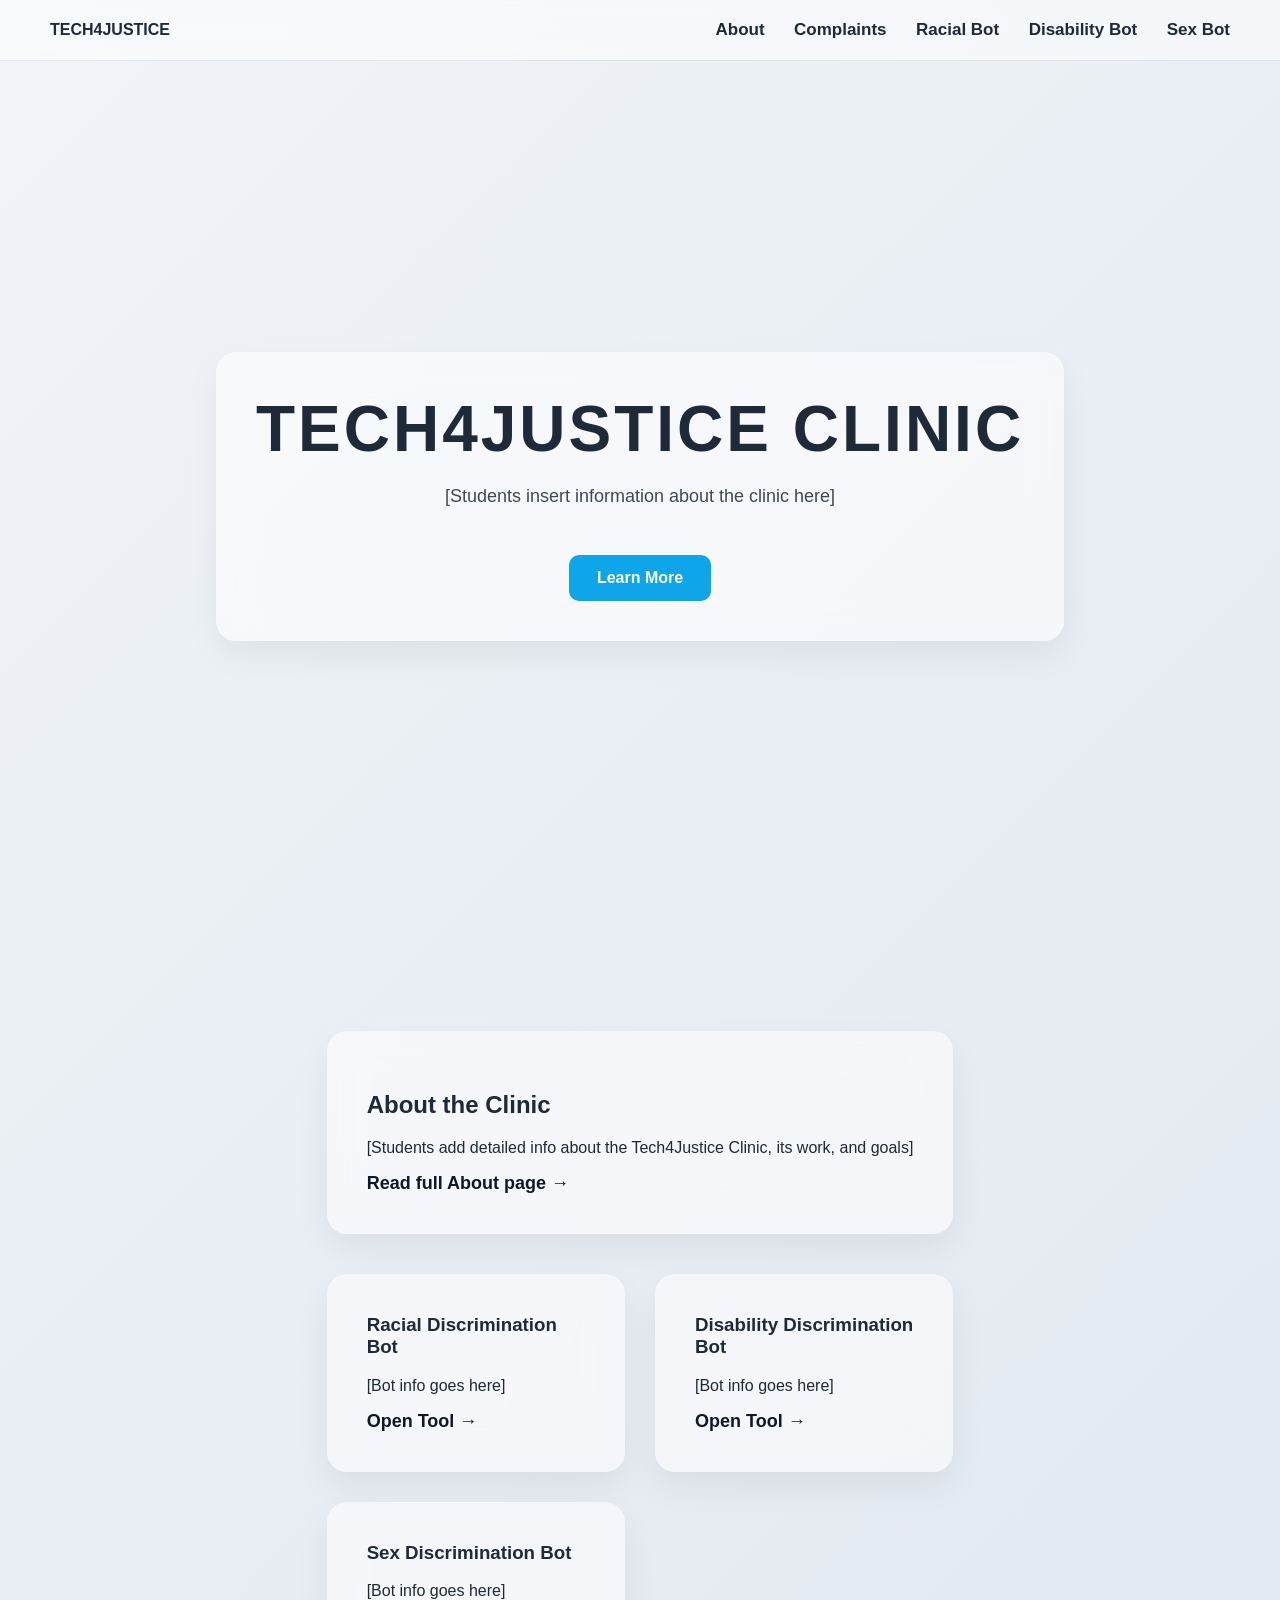
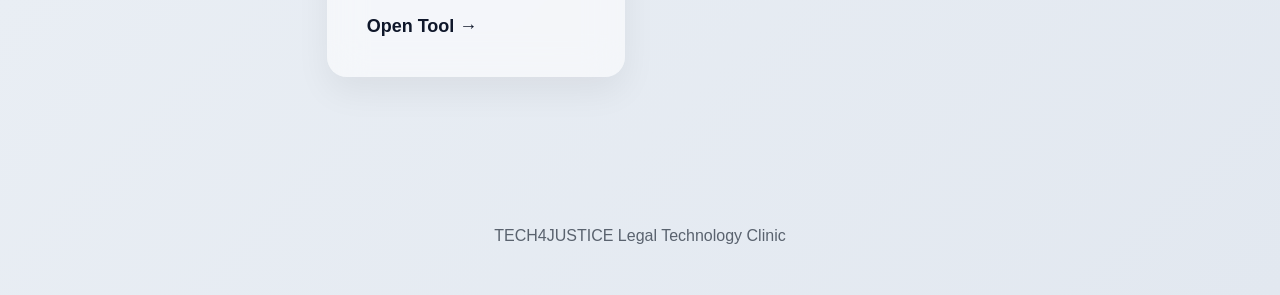
<file: index.html>
<!DOCTYPE html>
<html>
<head>
<title>TECH4JUSTICE Clinic</title>
<link rel="stylesheet" href="css/style.css">
<script>
function scrollToAbout(){
  document.getElementById("about").scrollIntoView({behavior:"smooth"});
}
</script>
</head>
<body>

<nav>
  <div><b>TECH4JUSTICE</b></div>
  <div>
    <a href="#about">About</a>
    <a href="complaints.html">Complaints</a>
    <a href="chatbot-race.html">Racial Bot</a>
    <a href="chatbot-disability.html">Disability Bot</a>
    <a href="chatbot-sex.html">Sex Bot</a>
  </div>
</nav>

<section class="hero">
  <div class="glass-hero">
    <h1>TECH4JUSTICE CLINIC</h1>
    <p>[Students insert information about the clinic here]</p>
    <a class="button" onclick="scrollToAbout()">Learn More</a>
  </div>
</section>

<section class="section" id="about">
  <div class="section-content">
    <div class="glass-hero">
      <h2>About the Clinic</h2>
      <p>[Students add detailed info about the Tech4Justice Clinic, its work, and goals]</p>
      <a class="big-link" href="about.html">Read full About page →</a>
    </div>

    <div class="card-grid">
      <div class="card">
        <h3>Racial Discrimination Bot</h3>
        <p>[Bot info goes here]</p>
        <a class="big-link" href="chatbot-race.html">Open Tool →</a>
      </div>
      <div class="card">
        <h3>Disability Discrimination Bot</h3>
        <p>[Bot info goes here]</p>
        <a class="big-link" href="chatbot-disability.html">Open Tool →</a>
      </div>
      <div class="card">
        <h3>Sex Discrimination Bot</h3>
        <p>[Bot info goes here]</p>
        <a class="big-link" href="chatbot-sex.html">Open Tool →</a>
      </div>
    </div>
  </div>
</section>

<footer>
TECH4JUSTICE Legal Technology Clinic
</footer>

</body>
</html>
</file>
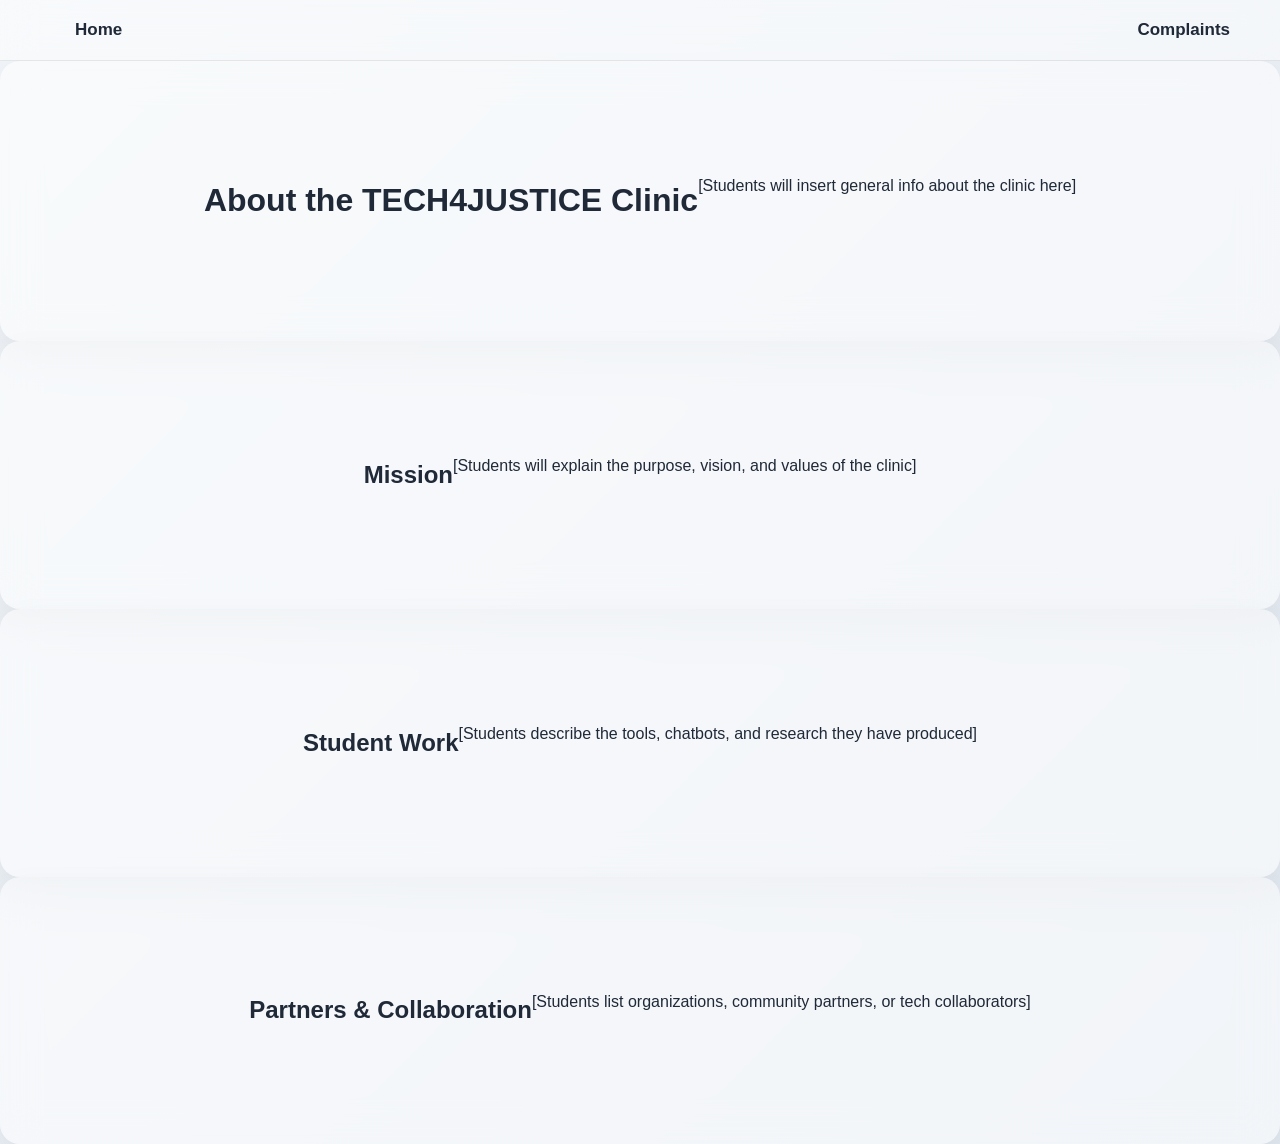
<file: about.html>
<!DOCTYPE html>
<html>
<head>
<title>About TECH4JUSTICE</title>
<link rel="stylesheet" href="css/style.css">
</head>
<body>

<nav>
  <a href="index.html">Home</a>
  <a href="complaints.html">Complaints</a>
</nav>

<div class="section glass">
  <h1>About the TECH4JUSTICE Clinic</h1>
  <p>[Students will insert general info about the clinic here]</p>
</div>

<div class="section glass">
  <h2>Mission</h2>
  <p>[Students will explain the purpose, vision, and values of the clinic]</p>
</div>

<div class="section glass">
  <h2>Student Work</h2>
  <p>[Students describe the tools, chatbots, and research they have produced]</p>
</div>

<div class="section glass">
  <h2>Partners & Collaboration</h2>
  <p>[Students list organizations, community partners, or tech collaborators]</p>
</div>

</body>
</html>
</file>
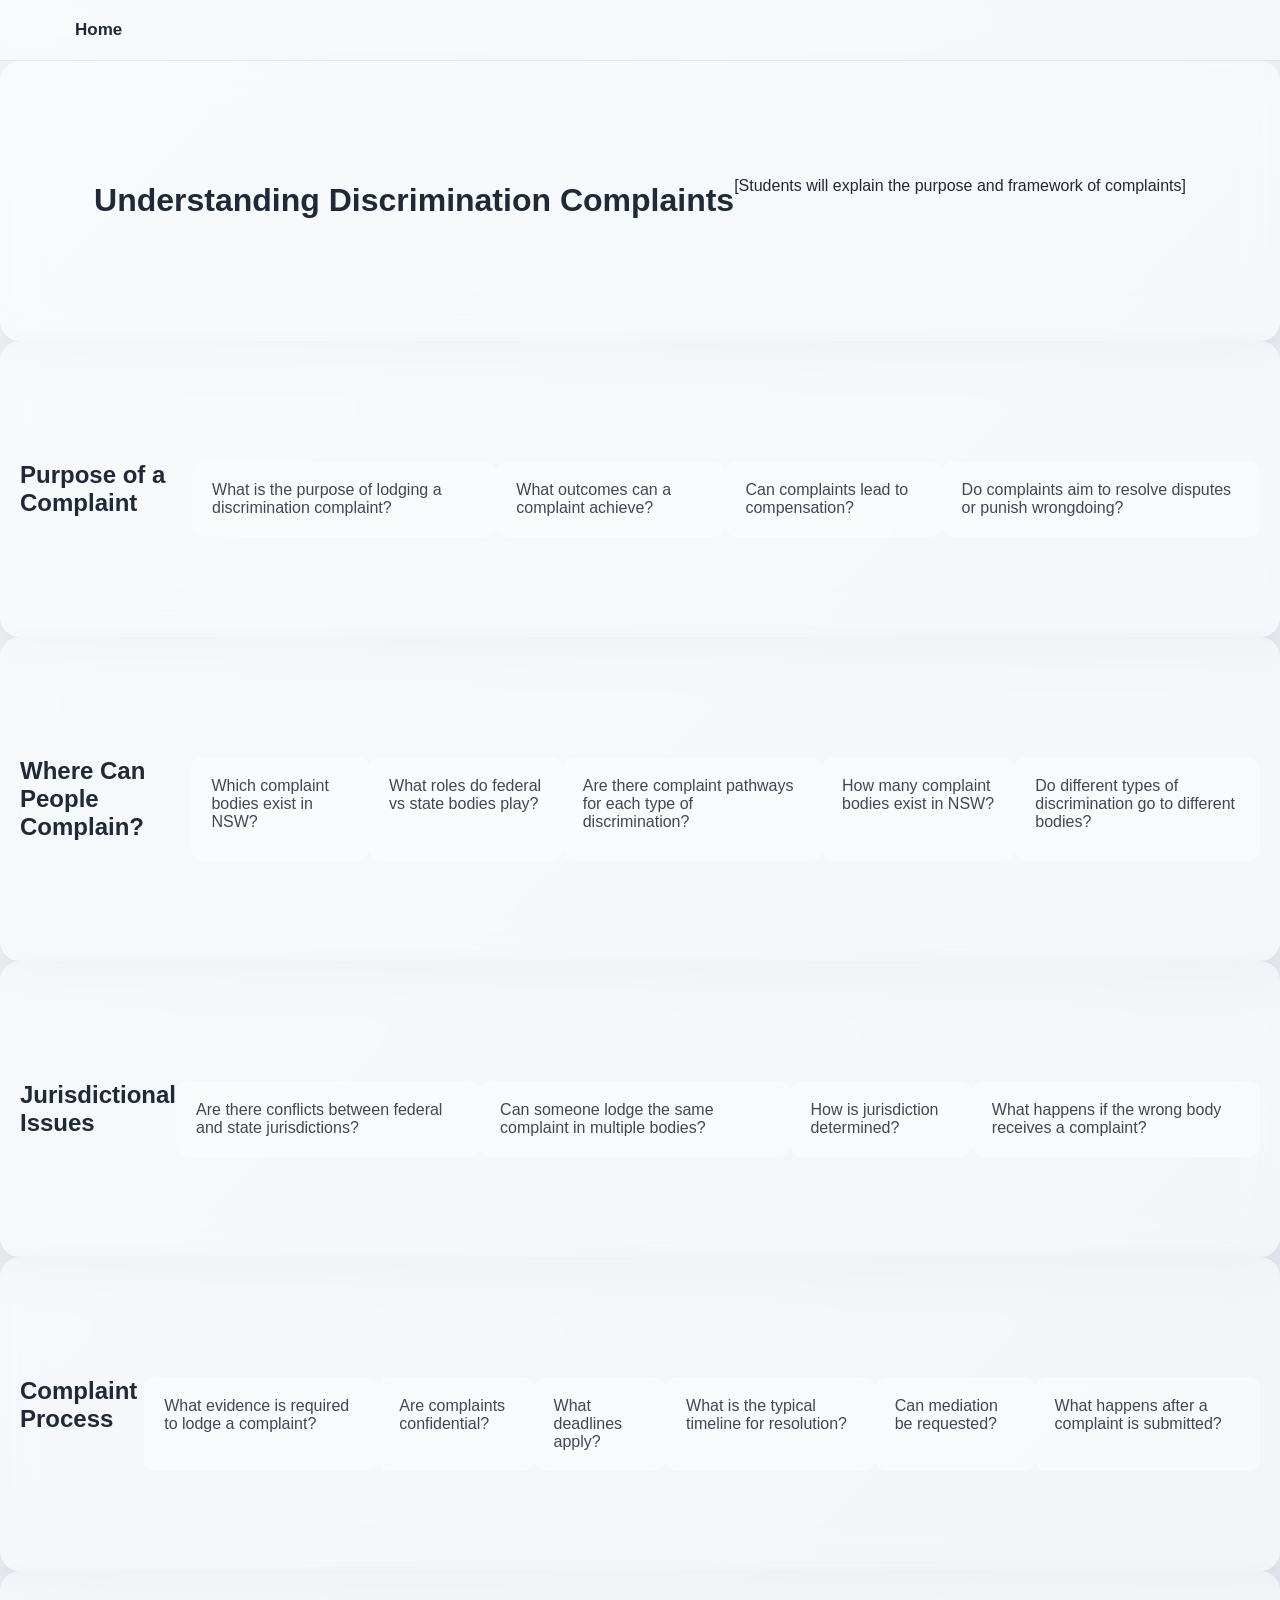
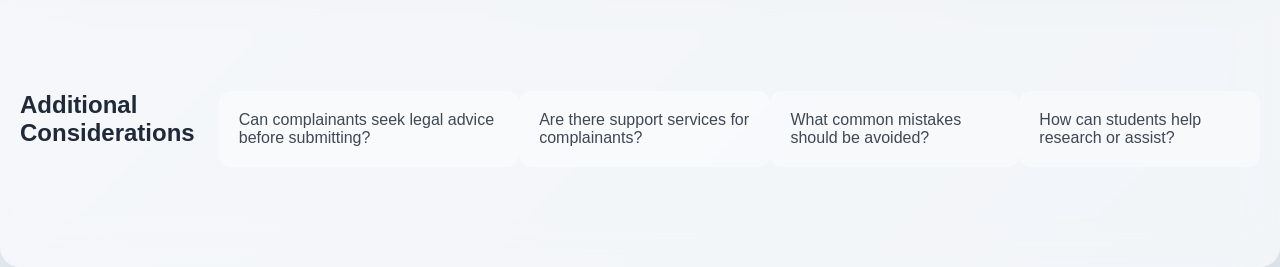
<file: complaints.html>
<!DOCTYPE html>
<html>
<head>
<title>Discrimination Complaints</title>
<link rel="stylesheet" href="css/style.css">
</head>
<body>

<nav>
  <a href="index.html">Home</a>
</nav>

<div class="section glass">
  <h1>Understanding Discrimination Complaints</h1>
  <p>[Students will explain the purpose and framework of complaints]</p>
</div>

<div class="section glass">
  <h2>Purpose of a Complaint</h2>
  <div class="question">What is the purpose of lodging a discrimination complaint?</div>
  <div class="question">What outcomes can a complaint achieve?</div>
  <div class="question">Can complaints lead to compensation?</div>
  <div class="question">Do complaints aim to resolve disputes or punish wrongdoing?</div>
</div>

<div class="section glass">
  <h2>Where Can People Complain?</h2>
  <div class="question">Which complaint bodies exist in NSW?</div>
  <div class="question">What roles do federal vs state bodies play?</div>
  <div class="question">Are there complaint pathways for each type of discrimination?</div>
  <div class="question">How many complaint bodies exist in NSW?</div>
  <div class="question">Do different types of discrimination go to different bodies?</div>
</div>

<div class="section glass">
  <h2>Jurisdictional Issues</h2>
  <div class="question">Are there conflicts between federal and state jurisdictions?</div>
  <div class="question">Can someone lodge the same complaint in multiple bodies?</div>
  <div class="question">How is jurisdiction determined?</div>
  <div class="question">What happens if the wrong body receives a complaint?</div>
</div>

<div class="section glass">
  <h2>Complaint Process</h2>
  <div class="question">What evidence is required to lodge a complaint?</div>
  <div class="question">Are complaints confidential?</div>
  <div class="question">What deadlines apply?</div>
  <div class="question">What is the typical timeline for resolution?</div>
  <div class="question">Can mediation be requested?</div>
  <div class="question">What happens after a complaint is submitted?</div>
</div>

<div class="section glass">
  <h2>Additional Considerations</h2>
  <div class="question">Can complainants seek legal advice before submitting?</div>
  <div class="question">Are there support services for complainants?</div>
  <div class="question">What common mistakes should be avoided?</div>
  <div class="question">How can students help research or assist?</div>
</div>

</body>
</html>
</file>
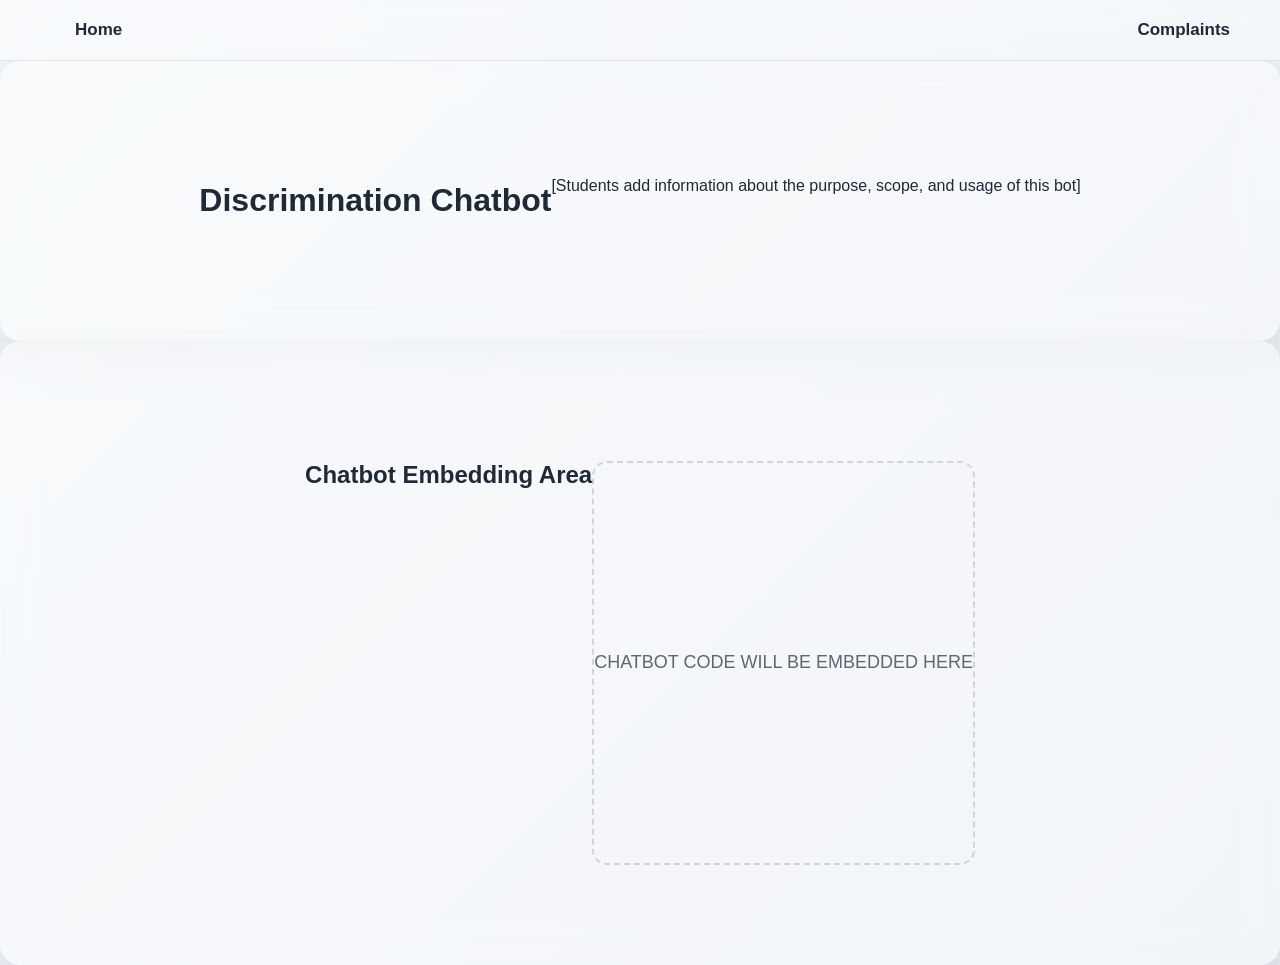
<file: disability.html>
<!DOCTYPE html>
<html>
<head>
<title><Disability> Discrimination Chatbot</title>
<link rel="stylesheet" href="css/style.css">
</head>
<body>

<nav>
  <a href="index.html">Home</a>
  <a href="complaints.html">Complaints</a>
</nav>

<div class="section glass">
  <h1><BOT TYPE> Discrimination Chatbot</h1>
  <p>[Students add information about the purpose, scope, and usage of this bot]</p>
</div>

<div class="section glass">
  <h2>Chatbot Embedding Area</h2>
  <div class="bot-space">
    CHATBOT CODE WILL BE EMBEDDED HERE
  </div>
</div>

</body>
</html>
</file>
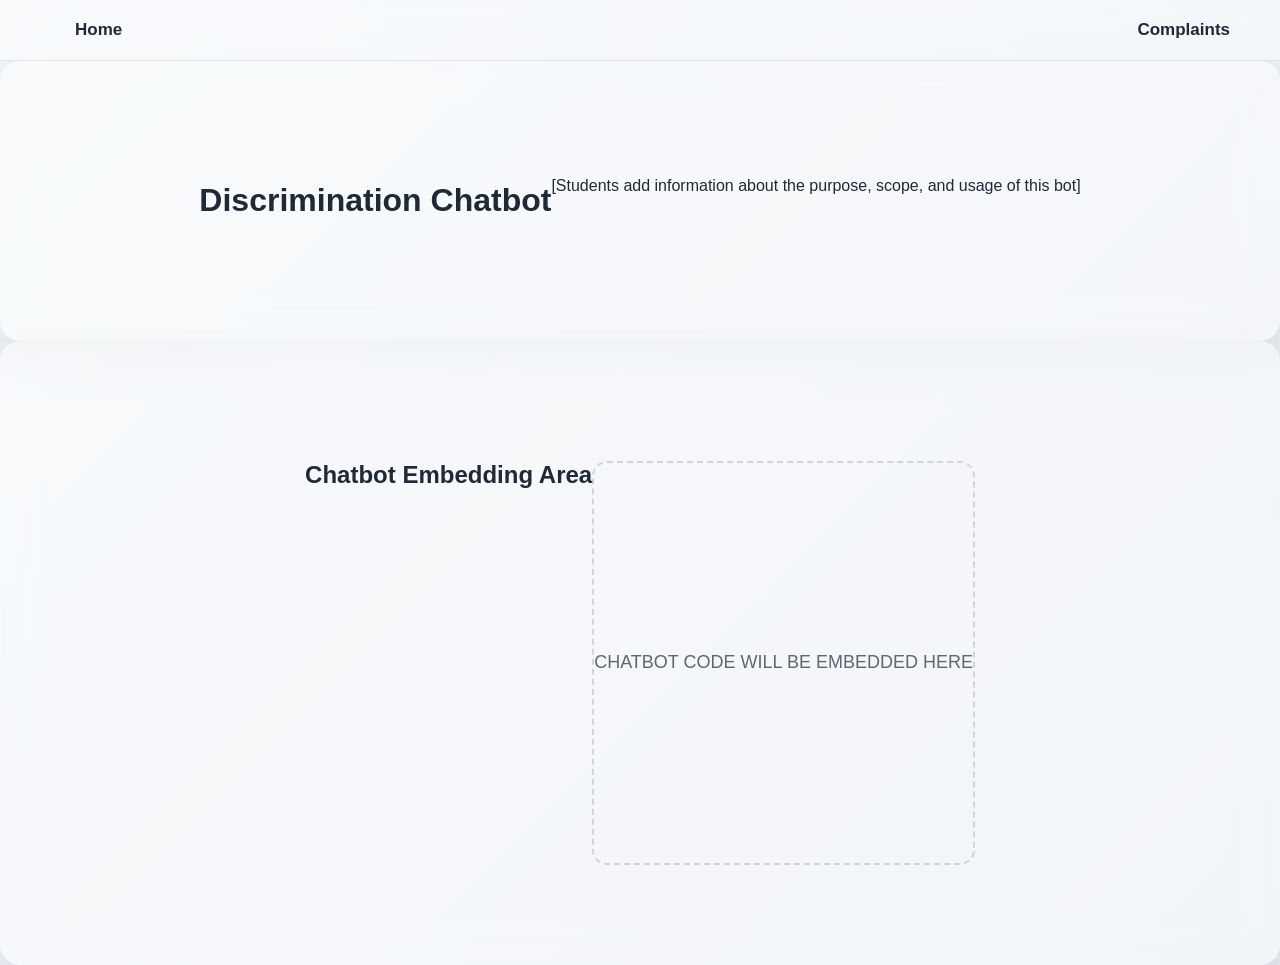
<file: Racebot.html>
<!DOCTYPE html>
<html>
<head>
<title><Racial> Discrimination Chatbot</title>
<link rel="stylesheet" href="css/style.css">
</head>
<body>

<nav>
  <a href="index.html">Home</a>
  <a href="complaints.html">Complaints</a>
</nav>

<div class="section glass">
  <h1><BOT TYPE> Discrimination Chatbot</h1>
  <p>[Students add information about the purpose, scope, and usage of this bot]</p>
</div>

<div class="section glass">
  <h2>Chatbot Embedding Area</h2>
  <div class="bot-space">
    CHATBOT CODE WILL BE EMBEDDED HERE
  </div>
</div>

</body>
</html>
</file>
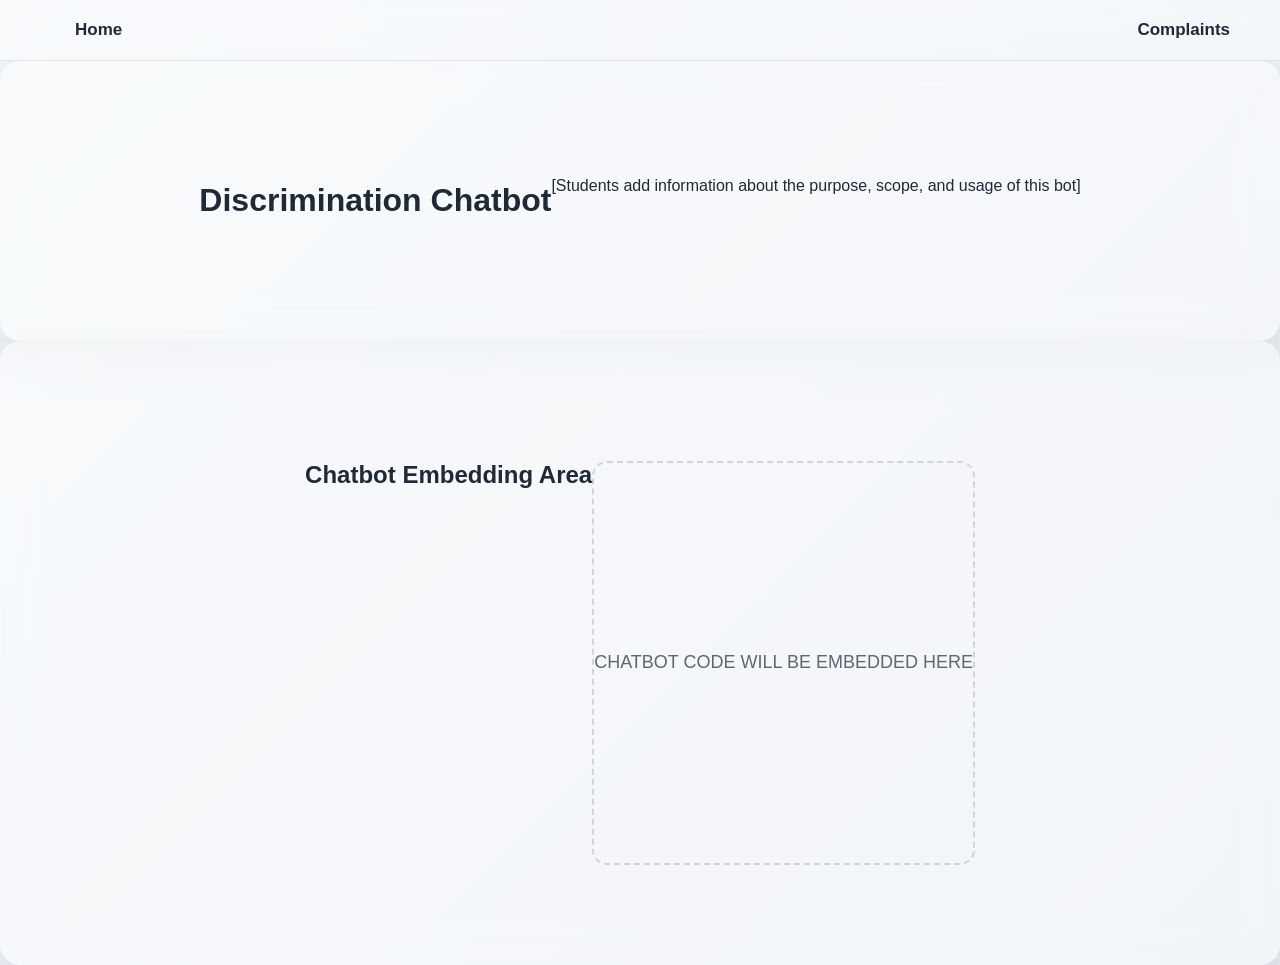
<file: sexbot.html>
<!DOCTYPE html>
<html>
<head>
<title><Sex> Discrimination Chatbot</title>
<link rel="stylesheet" href="css/style.css">
</head>
<body>

<nav>
  <a href="index.html">Home</a>
  <a href="complaints.html">Complaints</a>
</nav>

<div class="section glass">
  <h1><BOT TYPE> Discrimination Chatbot</h1>
  <p>[Students add information about the purpose, scope, and usage of this bot]</p>
</div>

<div class="section glass">
  <h2>Chatbot Embedding Area</h2>
  <div class="bot-space">
    CHATBOT CODE WILL BE EMBEDDED HERE
  </div>
</div>

</body>
</html>
</file>
<file: css/style.css>
/* -------------------------------
   TECH4JUSTICE GLOBAL STYLE
---------------------------------*/

/* Body & font */
body {
  margin: 0;
  font-family: "Segoe UI", Roboto, sans-serif;
  background: linear-gradient(135deg,#f0f4f8,#e2e8f0);
  color: #1f2937;
  overflow-x: hidden;
}

/* Navigation */
nav {
  display: flex;
  justify-content: space-between;
  align-items: center;
  padding: 20px 50px;
  position: sticky;
  top: 0;
  background: rgba(255,255,255,0.5);
  backdrop-filter: blur(16px);
  border-bottom: 1px solid rgba(0,0,0,0.08);
  z-index: 100;
}

nav a {
  margin-left: 25px;
  text-decoration: none;
  color: #1f2937;
  font-weight: 600;
  font-size: 17px;
  transition: 0.3s;
}

nav a:hover {
  color: #0ea5e9;
}

/* Glass panels (hero, cards, sections) */
.glass, .glass-hero, .card {
  background: rgba(255,255,255,0.55);
  backdrop-filter: blur(18px);
  border-radius: 20px;
  padding: 40px;
  box-shadow: 0 15px 35px rgba(0,0,0,0.06);
  transition: 0.3s;
}

.card:hover, .glass:hover, .glass-hero:hover {
  transform: translateY(-5px);
}

/* Hero section */
.hero {
  height: 90vh;
  display: flex;
  flex-direction: column;
  justify-content: center;
  align-items: center;
  text-align: center;
  padding: 30px;
}

.hero h1 {
  font-size: 64px;
  letter-spacing: 3px;
  margin: 0;
}

.hero p {
  margin-top: 20px;
  font-size: 18px;
  opacity: 0.85;
}

.button {
  margin-top: 30px;
  padding: 14px 28px;
  border-radius: 10px;
  background: #0ea5e9;
  color: white;
  text-decoration: none;
  font-weight: 600;
  display: inline-block;
  transition: 0.3s;
}

.button:hover {
  background: #0284c7;
}

/* Sections */
.section {
  padding: 100px 20px;
  display: flex;
  justify-content: center;
}

.section-content {
  max-width: 900px;
}

/* Cards */
.card-grid {
  display: grid;
  grid-template-columns: repeat(auto-fit,minmax(250px,1fr));
  gap: 30px;
  margin-top: 40px;
}

.card h3 {
  margin-top:0;
}

.big-link {
  font-size: 18px;
  font-weight: 700;
  display: block;
  margin-top: 15px;
  text-decoration: none;
  color: #0f172a;
}

.big-link:hover {
  color: #0ea5e9;
}

/* Chatbot embedding */
.bot-space {
  height: 400px;
  border-radius: 15px;
  border: 2px dashed rgba(0,0,0,0.2);
  display: flex;
  align-items: center;
  justify-content: center;
  font-size: 18px;
  opacity: 0.7;
  margin-top: 20px;
}

/* Complaints questions */
.question {
  margin-top: 20px;
  padding: 20px;
  background: rgba(255,255,255,0.45);
  border-radius: 12px;
  opacity: 0.85;
}

/* Footer */
footer {
  text-align: center;
  padding: 50px;
  opacity: 0.7;
}
</file>
